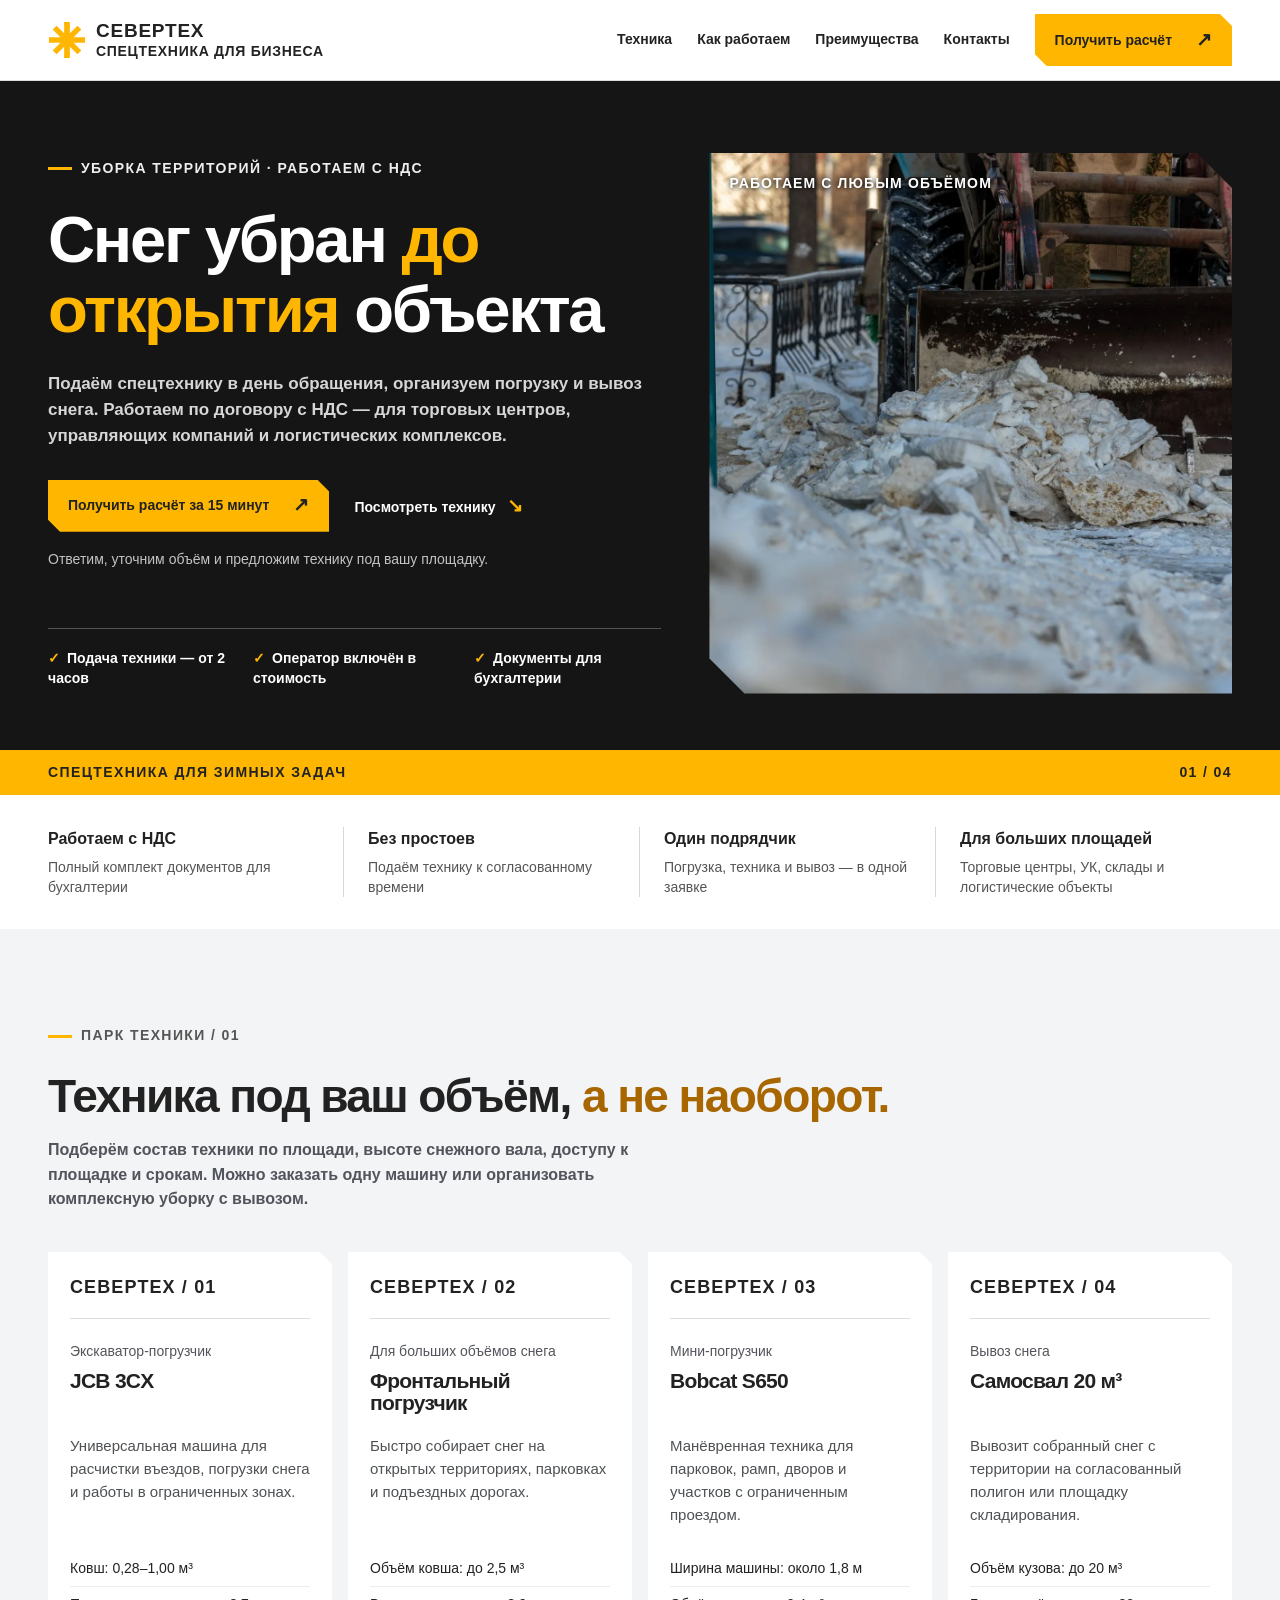
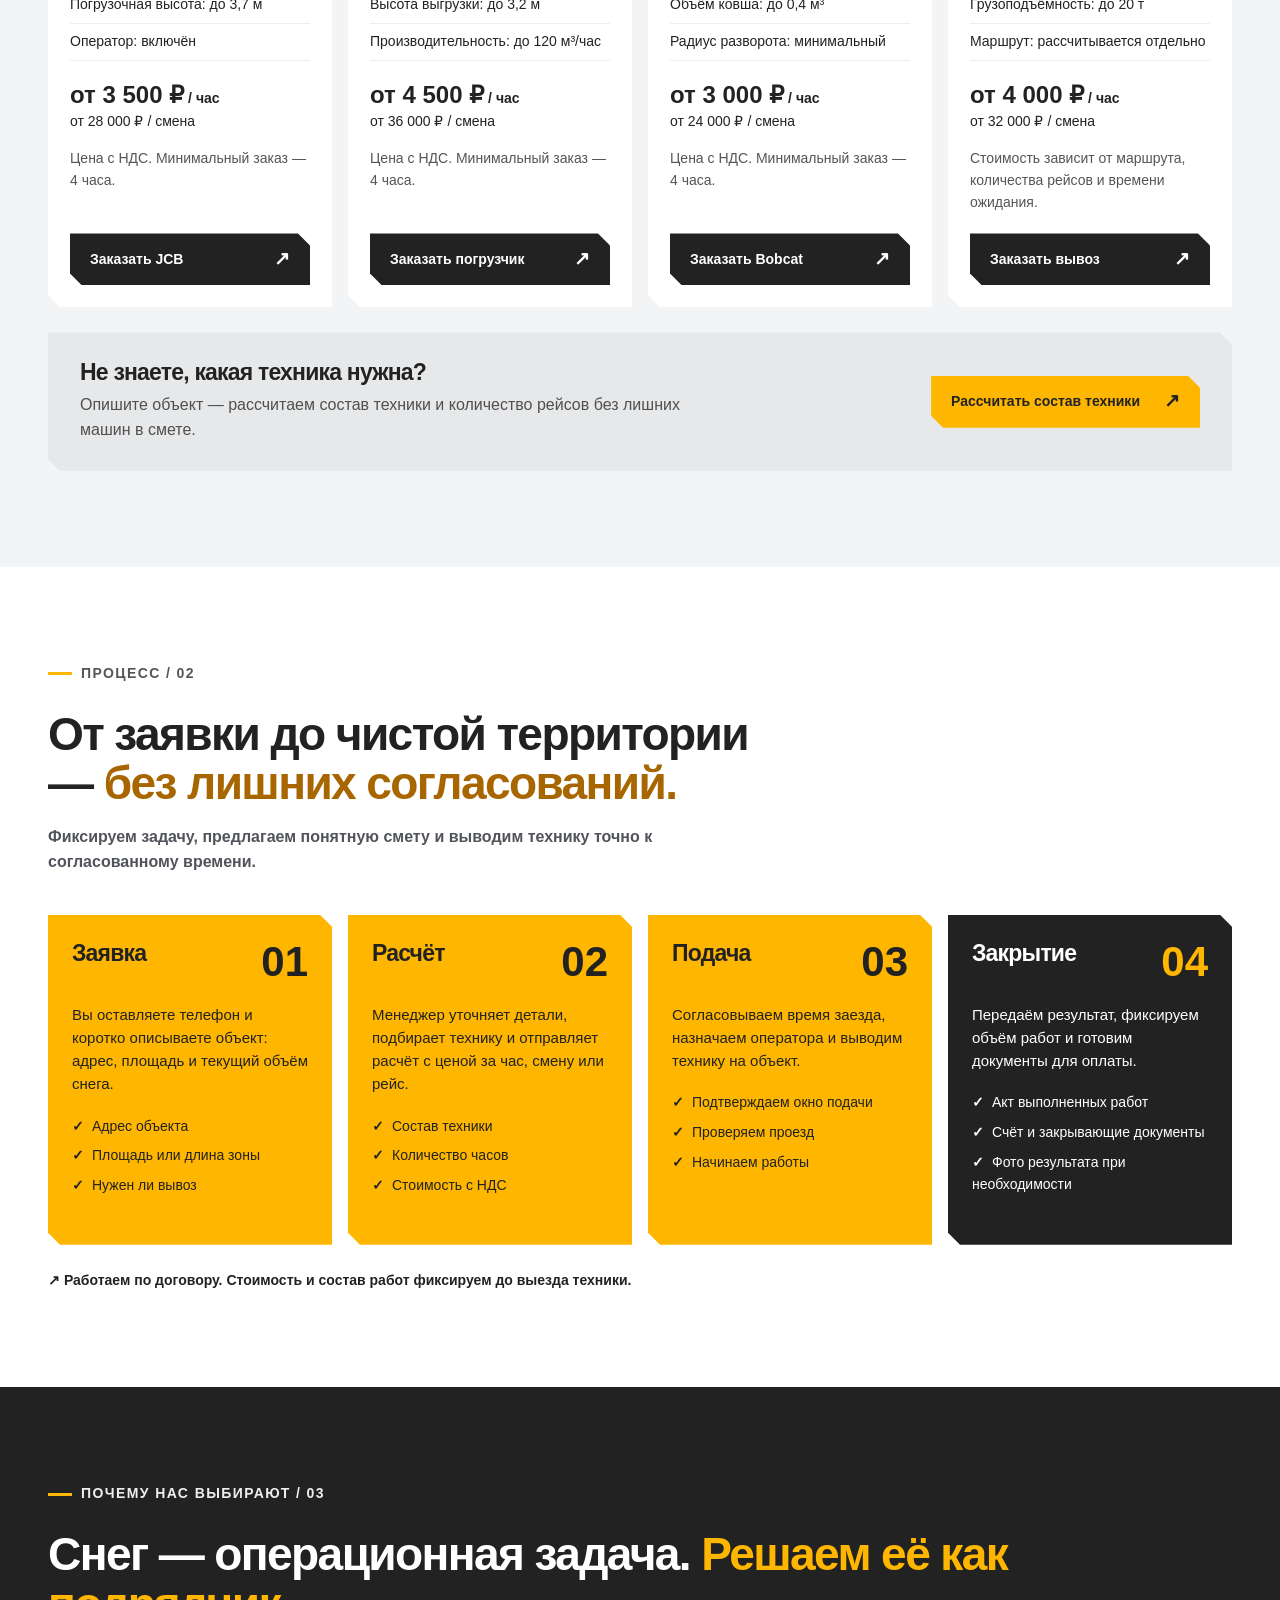
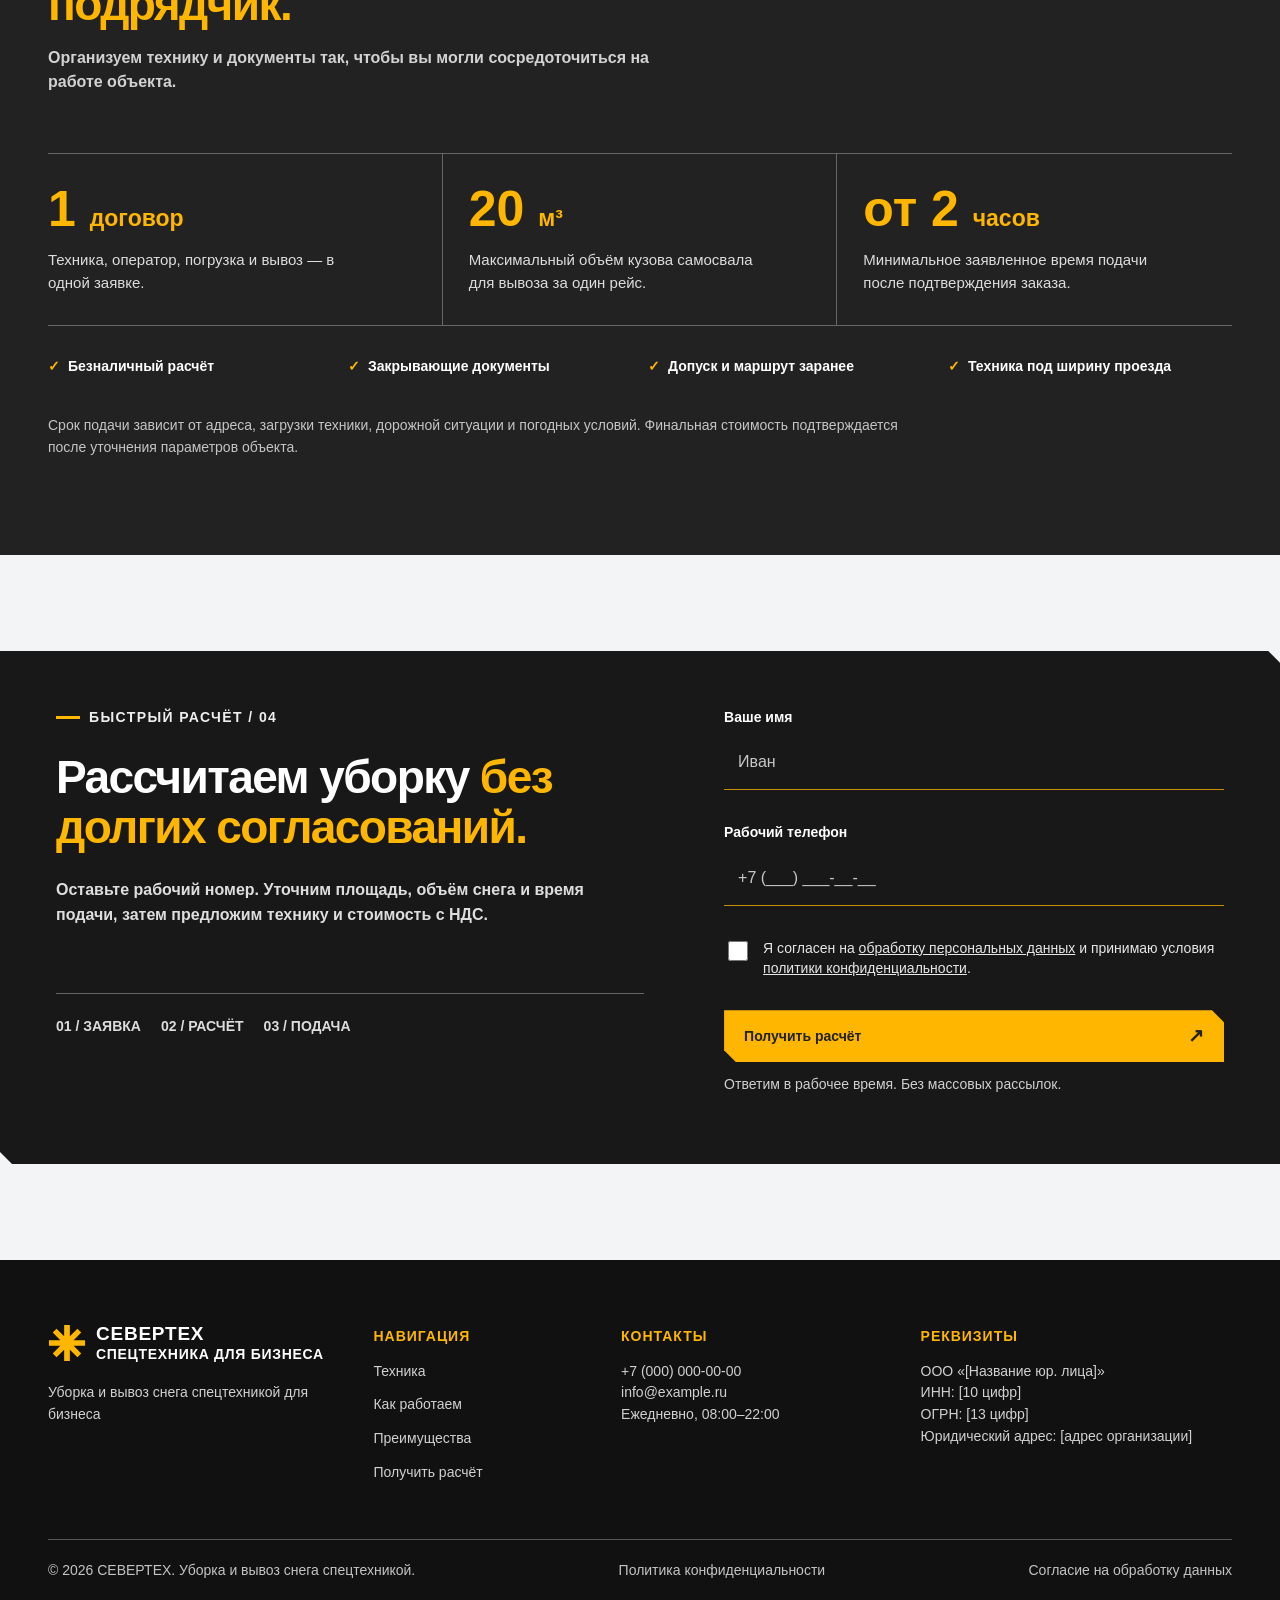
<file: severtech/index.html>
<!doctype html>
<html lang="ru">
<head>
 <meta charset="utf-8">
 <meta name="viewport" content="width=device-width, initial-scale=1">
 <title>Уборка и вывоз снега спецтехникой | Коммерческое предложение</title>
 <meta name="description" content="Подача спецтехники от 2 часов. Работа по договору с НДС для ТЦ и управляющих компаний.">
 <meta property="og:title" content="Уборка и вывоз снега спецтехникой для бизнеса">
 <meta property="og:description" content="Подача спецтехники от 2 часов. Работа с НДС для ТЦ, складов и УК.">
 <meta property="og:type" content="website">
 <link rel="icon" href="favicon.svg" type="image/svg+xml">
 <link rel="stylesheet" href="assets/css/styles.css">
 <script src="assets/js/database.js" defer></script>
 <script src="assets/js/dynamic.js" defer></script>
 <script src="assets/js/config.js" defer></script>
 <script src="assets/js/main.js" defer></script>
 <script src="assets/js/form.js" defer></script>
 <style>
   /* Фикс шрифтов для динамических элементов */
   .price strong .dyn-price-hour,
   .price span .dyn-price-shift,
   .card-top .dyn-name,
   .card-top .equip-number {
     font: inherit !important;
     color: inherit !important;
     display: inline !important;
     margin: 0 !important;
     padding: 0 !important;
   }

   /* Автоматическое растягивание карточек */
   @media (min-width: 1101px) {
     .equipment-grid {
       grid-template-columns: repeat(auto-fit, minmax(240px, 1fr)) !important;
     }
   }

   /* Фикс мобильной верстки */
   html, body {
     overflow-x: hidden !important;
     max-width: 100vw !important;
   }
   .wrap, .hero-grid, .hero-copy, .section-intro {
     max-width: 100% !important;
     box-sizing: border-box !important;
   }
   @media (max-width: 768px) {
     h1 {
       font-size: clamp(28px, 8vw, 40px) !important;
       word-break: break-word !important;
     }
     .hero-copy p, .eyebrow {
       word-break: break-word !important;
       white-space: normal !important;
     }
     .hero-badge {
       padding: 12px 14px !important;
       min-width: 100px !important;
     }
     .hero-badge strong {
       font-size: 1.4rem !important;
     }
   }

   /* Выравнивание буллитов под кнопкой на ПК (мобилку не трогаем) */
   @media (min-width: 769px) {
     .hero-benefits {
       display: flex !important;
       justify-content: space-between !important;
       align-items: flex-start !important;
       width: 100% !important;
       gap: 15px !important;
     }
   }

   /* Перенос описаний под заголовки и полужирное начертание для всех подзаголовков */
   .section-intro,
   .advantages-heading {
     display: flex !important;
     flex-direction: column !important;
     align-items: flex-start !important;
     justify-content: flex-start !important;
     gap: 16px !important;
   }
   .section-intro h2,
   .advantages-heading h2 {
     margin-bottom: 0 !important;
   }
   .section-intro > p,
   .advantages-heading > p {
     margin: 0 !important;
     max-width: 620px !important;
     text-align: left !important;
   }
   .hero-copy .lead,
   .section-intro > p,
   .advantages-heading > p,
   .form-copy > p:not(.eyebrow) {
     font-weight: 600 !important;
   }
 </style>
</head>
<body id="top">
 <a class="skip" href="#main">К содержанию</a>
 
 <header class="header" id="header">
   <div class="wrap header-inner">
     <a class="logo" href="#top" aria-label="Севертех — на главную">
       <svg class="logo-mark" viewBox="0 0 40 40" aria-hidden="true">
         <path fill="currentColor" d="M17 1h6v12l8-8 4 4-8 8h12v6H27l8 8-4 4-8-8v12h-6V27l-8 8-4-4 8-8H1v-6h12L5 9l4-4 8 8z" />
       </svg>
       <span><b class="dyn-name">СЕВЕРТЕХ</b><small>СПЕЦТЕХНИКА ДЛЯ БИЗНЕСА</small></span>
     </a>
     <button class="menu-toggle" aria-label="Открыть меню" aria-expanded="false" aria-controls="nav">
       <span aria-hidden="true"></span>
     </button>
     <div class="menu-overlay" hidden></div>
     <nav id="nav" aria-label="Основная навигация">
       <a href="#catalog">Техника</a>
       <a href="#process">Как работаем</a>
       <a href="#advantages">Преимущества</a>
       <a href="#contacts">Контакты</a>
       <a class="btn btn-primary nav-cta" href="#lead-form" data-event="click_header_cta">Получить расчёт <span>↗&#xFE0E;</span></a>
     </nav>
   </div>
 </header>
 
 <main id="main">
   <section class="hero">
     <div class="wrap hero-grid">
       <div class="hero-copy">
         <p class="eyebrow dyn-nds"><span></span> УБОРКА ТЕРРИТОРИЙ · РАБОТАЕМ С НДС</p>
         <h1>Снег убран <em>до открытия</em> объекта</h1>
         <p class="lead">Подаём спецтехнику в день обращения, организуем погрузку и вывоз снега. Работаем по договору <span class="dyn-nds">с НДС </span>— для торговых центров, управляющих компаний и логистических комплексов.</p>
         <div class="actions">
           <a class="btn btn-primary" href="#lead-form" data-event="click_hero_primary_cta">Получить расчёт за 15 минут <span>↗&#xFE0E;</span></a>
           <a class="text-link" href="#catalog">Посмотреть технику <span>↘&#xFE0E;</span></a>
         </div>
         <p class="micro">Ответим, уточним объём и предложим технику под вашу площадку.</p>
         <div class="hero-benefits">
           <span>Подача техники — от 2 часов</span>
           <span>Оператор включён в стоимость</span>
           <span>Документы для бухгалтерии</span>
         </div>
       </div>
       <div class="hero-visual">
         <img src="assets/img/hero.webp" width="1800" height="1200" alt="Погрузчик расчищает снег на городской территории">
         <div class="photo-label">РАБОТАЕМ С ЛЮБЫМ ОБЪЁМОМ</div>
       </div>
     </div>
     <div class="hero-bottom">
       <div class="wrap">СПЕЦТЕХНИКА ДЛЯ ЗИМНЫХ ЗАДАЧ <span>01 / 04</span></div>
     </div>
   </section>
   
   <section class="trust">
     <div class="wrap trust-grid">
       <div class="dyn-nds">
         <b>Работаем с НДС</b>
         <p>Полный комплект документов для бухгалтерии</p>
       </div>
       <div>
         <b>Без простоев</b>
         <p>Подаём технику к согласованному времени</p>
       </div>
       <div>
         <b>Один подрядчик</b>
         <p>Погрузка, техника и вывоз — в одной заявке</p>
       </div>
       <div>
         <b>Для больших площадей</b>
         <p>Торговые центры, УК, склады и логистические объекты</p>
       </div>
     </div>
   </section>
   
   <section id="catalog" class="section catalog">
     <div class="wrap">
       <div class="section-intro">
         <div>
           <p class="eyebrow dark-eye"><span></span> ПАРК ТЕХНИКИ / 01</p>
           <h2>Техника под ваш объём, <em>а не наоборот.</em></h2>
         </div>
         <p>Подберём состав техники по площади, высоте снежного вала, доступу к площадке и срокам. Можно заказать одну машину или организовать комплексную уборку с вывозом.</p>
       </div>
       <div class="equipment-grid">
         <article class="equipment" id="equip-jcb">
           <div class="card-top"><span><i class="dyn-name">СЕВЕРТЕХ</i> / <i class="equip-number">01</i></span></div>
           <p class="card-type">Экскаватор-погрузчик</p>
           <h3>JCB 3CX</h3>
           <p class="card-desc">Универсальная машина для расчистки въездов, погрузки снега и работы в ограниченных зонах.</p>
           <ul>
             <li>Ковш: 0,28–1,00 м³</li>
             <li>Погрузочная высота: до 3,7 м</li>
             <li>Оператор: включён</li>
           </ul>
           <div class="price">
             <strong>от <i class="dyn-price-hour">3 500</i> ₽<small> / час</small></strong>
             <span>от <i class="dyn-price-shift">28 000</i> ₽ / смена</span>
           </div>
           <p class="card-note"><span class="dyn-nds">Цена с НДС. </span>Минимальный заказ — 4 часа.</p>
           <a class="btn btn-dark" href="#lead-form" data-event="click_equipment_card_cta">Заказать JCB<span aria-hidden="true">↗&#xFE0E;</span></a>
         </article>
         
         <article class="equipment" id="equip-loader">
           <div class="card-top"><span><i class="dyn-name">СЕВЕРТЕХ</i> / <i class="equip-number">02</i></span></div>
           <p class="card-type">Для больших объёмов снега</p>
           <h3>Фронтальный погрузчик</h3>
           <p class="card-desc">Быстро собирает снег на открытых территориях, парковках и подъездных дорогах.</p>
           <ul>
             <li>Объём ковша: до 2,5 м³</li>
             <li>Высота выгрузки: до 3,2 м</li>
             <li>Производительность: до 120 м³/час</li>
           </ul>
           <div class="price">
             <strong>от <i class="dyn-price-hour">4 500</i> ₽<small> / час</small></strong>
             <span>от <i class="dyn-price-shift">36 000</i> ₽ / смена</span>
           </div>
           <p class="card-note"><span class="dyn-nds">Цена с НДС. </span>Минимальный заказ — 4 часа.</p>
           <a class="btn btn-dark" href="#lead-form" data-event="click_equipment_card_cta">Заказать погрузчик<span aria-hidden="true">↗&#xFE0E;</span></a>
         </article>
         
         <article class="equipment" id="equip-bobcat">
           <div class="card-top"><span><i class="dyn-name">СЕВЕРТЕХ</i> / <i class="equip-number">03</i></span></div>
           <p class="card-type">Мини-погрузчик</p>
           <h3>Bobcat S650</h3>
           <p class="card-desc">Манёвренная техника для парковок, рамп, дворов и участков с ограниченным проездом.</p>
           <ul>
             <li>Ширина машины: около 1,8 м</li>
             <li>Объём ковша: до 0,4 м³</li>
             <li>Радиус разворота: минимальный</li>
           </ul>
           <div class="price">
             <strong>от <i class="dyn-price-hour">3 000</i> ₽<small> / час</small></strong>
             <span>от <i class="dyn-price-shift">24 000</i> ₽ / смена</span>
           </div>
           <p class="card-note"><span class="dyn-nds">Цена с НДС. </span>Минимальный заказ — 4 часа.</p>
           <a class="btn btn-dark" href="#lead-form" data-event="click_equipment_card_cta">Заказать Bobcat<span aria-hidden="true">↗&#xFE0E;</span></a>
         </article>
         
         <article class="equipment" id="equip-dump">
           <div class="card-top"><span><i class="dyn-name">СЕВЕРТЕХ</i> / <i class="equip-number">04</i></span></div>
           <p class="card-type">Вывоз снега</p>
           <h3>Самосвал 20 м³</h3>
           <p class="card-desc">Вывозит собранный снег с территории на согласованный полигон или площадку складирования.</p>
           <ul>
             <li>Объём кузова: до 20 м³</li>
             <li>Грузоподъёмность: до 20 т</li>
             <li>Маршрут: рассчитывается отдельно</li>
           </ul>
           <div class="price">
             <strong>от <i class="dyn-price-hour">4 000</i> ₽<small> / час</small></strong>
             <span>от <i class="dyn-price-shift">32 000</i> ₽ / смена</span>
           </div>
           <p class="card-note">Стоимость зависит от маршрута, количества рейсов и времени ожидания.</p>
           <a class="btn btn-dark" href="#lead-form" data-event="click_equipment_card_cta">Заказать вывоз<span aria-hidden="true">↗&#xFE0E;</span></a>
         </article>
       </div>
       <div class="catalog-bottom">
         <div>
           <h3>Не знаете, какая техника нужна?</h3>
           <p>Опишите объект — рассчитаем состав техники и количество рейсов без лишних машин в смете.</p>
         </div>
         <a class="btn btn-primary" href="#lead-form" data-event="click_catalog_cta">Рассчитать состав техники <span>↗&#xFE0E;</span></a>
       </div>
     </div>
   </section>
   
   <section id="process" class="section process">
     <div class="wrap">
       <div class="section-intro">
         <div>
           <p class="eyebrow dark-eye"><span></span> ПРОЦЕСС / 02</p>
           <h2>От заявки до чистой территории — <em>без лишних согласований.</em></h2>
         </div>
         <p>Фиксируем задачу, предлагаем понятную смету и выводим технику точно к согласованному времени.</p>
       </div>
       <div class="steps">
         <article class="step">
           <div class="step-head">
             <h3>Заявка</h3>
             <span>01</span>
           </div>
           <p>Вы оставляете телефон и коротко описываете объект: адрес, площадь и текущий объём снега.</p>
           <ul>
             <li>Адрес объекта</li>
             <li>Площадь или длина зоны</li>
             <li>Нужен ли вывоз</li>
           </ul>
         </article>
         <article class="step">
           <div class="step-head">
             <h3>Расчёт</h3>
             <span>02</span>
           </div>
           <p>Менеджер уточняет детали, подбирает технику и отправляет расчёт с ценой за час, смену или рейс.</p>
           <ul>
             <li>Состав техники</li>
             <li>Количество часов</li>
             <li class="dyn-nds">Стоимость с НДС</li>
           </ul>
         </article>
         <article class="step">
           <div class="step-head">
             <h3>Подача</h3>
             <span>03</span>
           </div>
           <p>Согласовываем время заезда, назначаем оператора и выводим технику на объект.</p>
           <ul>
             <li>Подтверждаем окно подачи</li>
             <li>Проверяем проезд</li>
             <li>Начинаем работы</li>
           </ul>
         </article>
         <article class="step">
           <div class="step-head">
             <h3>Закрытие</h3>
             <span>04</span>
           </div>
           <p>Передаём результат, фиксируем объём работ и готовим документы для оплаты.</p>
           <ul>
             <li>Акт выполненных работ</li>
             <li>Счёт и закрывающие документы</li>
             <li>Фото результата при необходимости</li>
           </ul>
         </article>
       </div>
       <p class="process-note">↗&#xFE0E;   Работаем по договору. Стоимость и состав работ фиксируем до выезда техники.</p>
     </div>
   </section>
   
   <section id="advantages" class="section advantages">
     <div class="wrap">
       <p class="eyebrow"><span></span> ПОЧЕМУ НАС ВЫБИРАЮТ / 03</p>
       <div class="advantages-heading">
         <h2>Снег — операционная задача. <em>Решаем её как подрядчик.</em></h2>
         <p>Организуем технику и документы так, чтобы вы могли сосредоточиться на работе объекта.</p>
       </div>
       <div class="stats">
         <div>
           <strong>1 <small>договор</small></strong>
           <p>Техника, оператор, погрузка и вывоз — в одной заявке.</p>
         </div>
         <div>
           <strong>20 <small>м³</small></strong>
           <p>Максимальный объём кузова самосвала для вывоза за один рейс.</p>
         </div>
         <div>
           <strong>от 2 <small>часов</small></strong>
           <p>Минимальное заявленное время подачи после подтверждения заказа.</p>
         </div>
       </div>
       <div class="adv-list">
         <span>Безналичный расчёт</span>
         <span class="dyn-nds">Закрывающие документы</span>
         <span>Допуск и маршрут заранее</span>
         <span>Техника под ширину проезда</span>
       </div>
       <p class="disclaimer">Срок подачи зависит от адреса, загрузки техники, дорожной ситуации и погодных условий. Финальная стоимость подтверждается после уточнения параметров объекта.</p>
     </div>
   </section>
   
   <section id="lead-form" class="section lead-section">
     <style>
       #lead-form .form-box input.bg-transparent {
         background: transparent;
         border: 0;
         border-bottom: 1px solid #c98d00;
         border-radius: 0;
         color: #fff;
       }
       #lead-form .form-box input.bg-transparent::placeholder {
         color: #c7c7c7;
         opacity: 1;
       }
       #lead-form .form-box input.bg-transparent:focus {
         outline: none;
         border-bottom-color: #feb600;
         box-shadow: 0 2px 0 #feb600;
       }
       #lead-form .form-box input.bg-transparent:-webkit-autofill {
         -webkit-background-clip: text;
         -webkit-text-fill-color: #fff;
       }
     </style>

     <div class="wrap form-panel">
       <div class="form-copy">
         <p class="eyebrow"><span></span> БЫСТРЫЙ РАСЧЁТ / 04</p>
         <h2>Рассчитаем уборку <em>без долгих согласований.</em></h2>
         <p>Оставьте рабочий номер. Уточним площадь, объём снега и время подачи, затем предложим технику и стоимость <span class="dyn-nds">с НДС</span>.</p>
         <div class="form-benefit">
           <span>01 / ЗАЯВКА</span>
           <span>02 / РАСЧЁТ</span>
           <span>03 / ПОДАЧА</span>
         </div>
       </div>

       <div class="form-box">
         <form id="form" novalidate>
           <label for="name">Ваше имя</label>
           <input id="name" name="name" class="bg-transparent" placeholder="Иван" autocomplete="name" required>
           <p class="error" id="name-error" aria-live="polite"></p>
           
           <label for="phone">Рабочий телефон</label>
           <input id="phone" name="phone" class="bg-transparent" type="tel" inputmode="tel" placeholder="+7 (___) ___-__-__" autocomplete="tel" aria-describedby="phone-error" required>
           <p class="error" id="phone-error" aria-live="polite"></p>
           
           <label class="consent">
             <input type="checkbox" name="consent" required>
             <span>Я согласен на <a href="legal/personal-data-consent.html">обработку персональных данных</a> и принимаю условия <a href="legal/privacy-policy.html">политики конфиденциальности</a>.</span>
           </label>
           <p class="error" id="consent-error" aria-live="polite"></p>
           
           <button class="btn btn-primary form-submit" type="submit">Получить расчёт <span>↗&#xFE0E;</span></button>
           <p class="form-micro">Ответим в рабочее время. Без массовых рассылок.</p>
           <div class="form-message" role="status" aria-live="polite"></div>
         </form>

         <div id="success" hidden tabindex="-1">
           <p class="eyebrow"><span></span> ГОТОВО</p>
           <h3>Заявка принята</h3>
           <p>Спасибо. Мы уточним параметры объекта и свяжемся с вами для расчёта.</p>
           <button class="btn btn-primary" id="reset-form">Вернуться к странице ↗&#xFE0E;</button>
         </div>
       </div>
     </div>
   </section>
 </main>
 
 <footer id="contacts">
   <div class="wrap">
     <div class="footer-grid">
       <div>
         <a class="logo" href="#top">
           <svg class="logo-mark" viewBox="0 0 40 40" aria-hidden="true">
             <path fill="currentColor" d="M17 1h6v12l8-8 4 4-8 8h12v6H27l8 8-4 4-8-8v12h-6V27l-8 8-4-4 8-8H1v-6h12L5 9l4-4 8 8z" />
           </svg>
           <span><b class="dyn-name">СЕВЕРТЕХ</b><small>СПЕЦТЕХНИКА ДЛЯ БИЗНЕСА</small></span>
         </a>
         <p>Уборка и вывоз снега спецтехникой для бизнеса</p>
       </div>
       <div>
         <b>НАВИГАЦИЯ</b>
         <a href="#catalog">Техника</a>
         <a href="#process">Как работаем</a>
         <a href="#advantages">Преимущества</a>
         <a href="#lead-form">Получить расчёт</a>
       </div>
       <div>
         <b>КОНТАКТЫ</b>
         <p><span class="dyn-phone">+7 (000) 000-00-00</span><br>info@example.ru<br>Ежедневно, 08:00–22:00</p>
       </div>
       <div>
         <b>РЕКВИЗИТЫ</b>
         <p>ООО «[Название юр. лица]»<br>ИНН: [10 цифр]<br>ОГРН: [13 цифр]<br>Юридический адрес: [адрес организации]</p>
       </div>
     </div>
     <div class="footer-bottom">
       <span>© 2026 <span class="dyn-name">СЕВЕРТЕХ</span>. Уборка и вывоз снега спецтехникой.</span>
       <a href="legal/privacy-policy.html">Политика конфиденциальности</a>
       <a href="legal/personal-data-consent.html">Согласие на обработку данных</a>
     </div>
   </div>
 </footer>
</body>
</html>
</file>
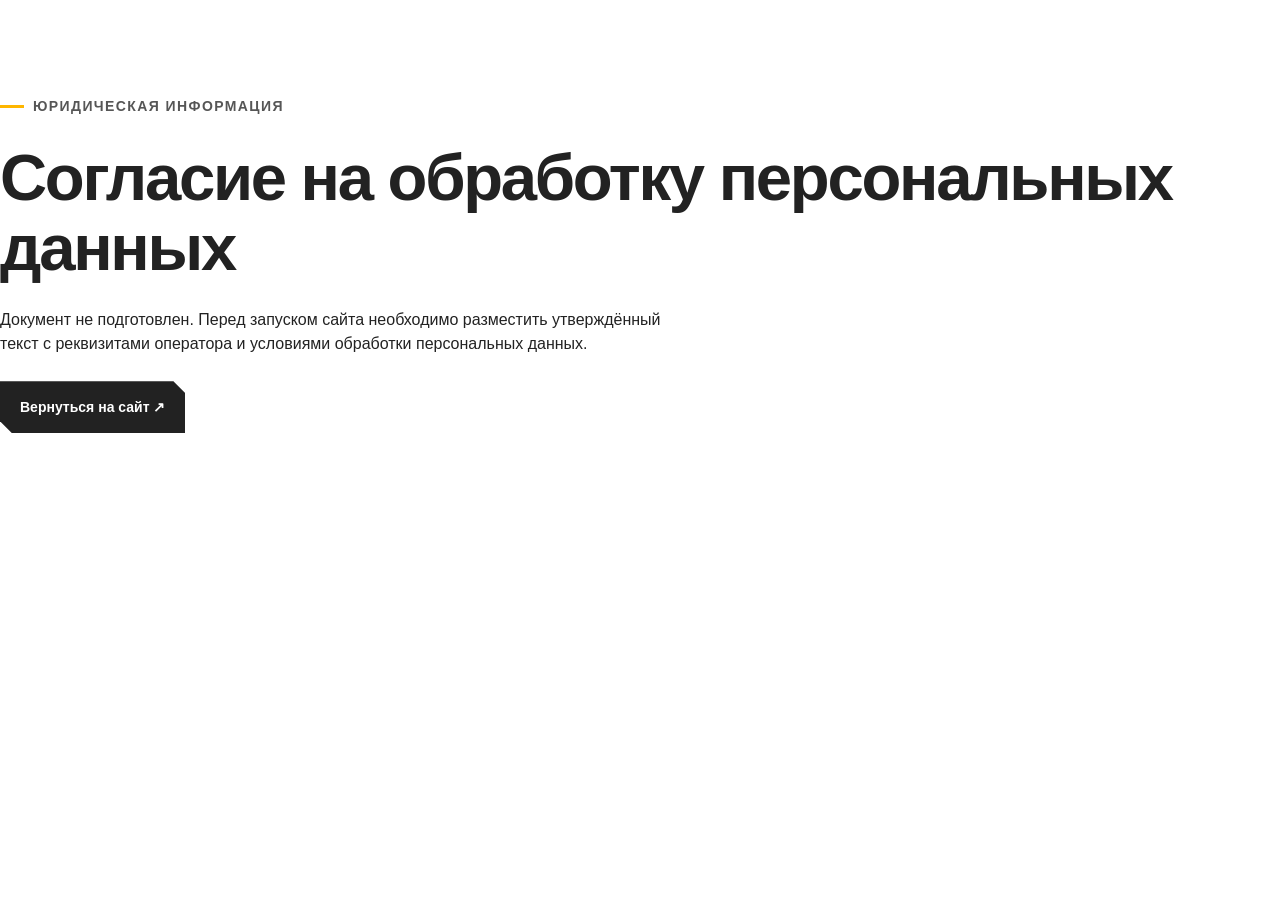
<file: severtech/legal/personal-data-consent.html>
<!doctype html><html lang="ru"><head><meta charset="utf-8"><meta name="viewport" content="width=device-width, initial-scale=1"><title>Согласие на обработку персональных данных — СЕВЕРТЕХ</title><link rel="stylesheet" href="../assets/css/styles.css"></head><body><main class="wrap section"><p class="eyebrow dark-eye"><span></span> ЮРИДИЧЕСКАЯ ИНФОРМАЦИЯ</p><h1>Согласие на обработку персональных данных</h1><p style="max-width:680px;margin:24px 0">Документ не подготовлен. Перед запуском сайта необходимо разместить утверждённый текст с реквизитами оператора и условиями обработки персональных данных.</p><a class="btn btn-dark" href="../index.html">Вернуться на сайт ↗</a></main></body></html>
</file>
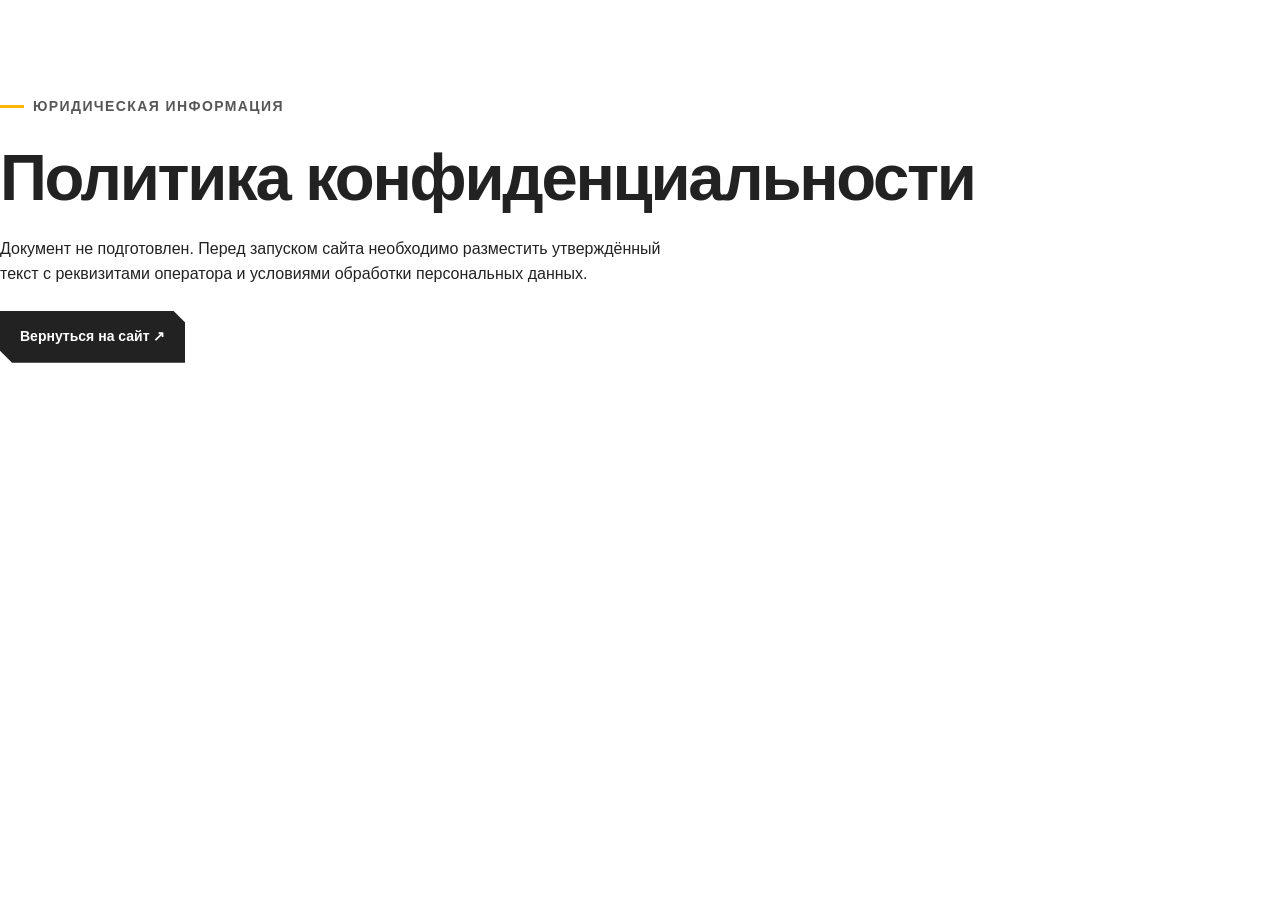
<file: severtech/legal/privacy-policy.html>
<!doctype html><html lang="ru"><head><meta charset="utf-8"><meta name="viewport" content="width=device-width, initial-scale=1"><title>Политика конфиденциальности — СЕВЕРТЕХ</title><link rel="stylesheet" href="../assets/css/styles.css"></head><body><main class="wrap section"><p class="eyebrow dark-eye"><span></span> ЮРИДИЧЕСКАЯ ИНФОРМАЦИЯ</p><h1>Политика конфиденциальности</h1><p style="max-width:680px;margin:24px 0">Документ не подготовлен. Перед запуском сайта необходимо разместить утверждённый текст с реквизитами оператора и условиями обработки персональных данных.</p><a class="btn btn-dark" href="../index.html">Вернуться на сайт ↗</a></main></body></html>
</file>
<file: severtech/assets/css/styles.css>
:root{--dark:#222;--black:#151515;--orange:#feb600;--muted:#575b60;--line:#d9d9d6;--light:#f3f4f6;--clip:polygon(0 0,calc(100% - 12px) 0,100% 12px,100% 100%,12px 100%,0 calc(100% - 12px))}*{box-sizing:border-box}html{scroll-behavior:smooth}body{margin:0;color:var(--dark);font:16px/1.55 Inter,Arial,sans-serif}body.menu-open{overflow:hidden}h1,h2,h3,p{margin:0}h1,h2,h3{line-height:1.08;letter-spacing:-.035em}h1{font-size:clamp(42px,5.1vw,70px);font-weight:800}h2{font-size:clamp(32px,3.6vw,48px);font-weight:800}h3{font-size:23px}em{font-style:normal;color:var(--orange)}a{color:inherit;text-decoration:none}a:hover{text-decoration:underline}button,input{font:inherit}button{cursor:pointer}img{display:block;max-width:100%}.wrap{max-width:1296px;margin:auto;padding:0 48px}.skip{position:fixed;z-index:999;top:-80px;left:16px;background:white;color:#111;padding:12px}.skip:focus{top:8px}:focus-visible{outline:3px solid #fff;outline-offset:4px;box-shadow:0 0 0 6px #222}section[id],footer[id]{scroll-margin-top:96px}.header{position:sticky;top:0;z-index:30;background:#fff;border-bottom:1px solid #ddd}.header-inner{height:80px;display:flex;align-items:center;gap:32px;justify-content:space-between}.logo{display:inline-flex;align-items:center;gap:10px;line-height:1.1}.logo:hover{text-decoration:none}.logo-mark{width:38px;height:38px;flex:none;color:var(--orange)}.logo b{display:block;font-size:19px;letter-spacing:.04em}.logo small{font-size:14px;font-weight:700;letter-spacing:.05em}.header nav{display:flex;gap:25px;align-items:center;font-weight:700;font-size:14px}.btn{display:inline-flex;align-items:center;justify-content:space-between;gap:24px;min-height:52px;padding:14px 20px;font-size:14px;line-height:1.2;font-weight:800;border:0;clip-path:var(--clip);transition:transform .18s,background .18s;text-decoration:none}.btn:hover{transform:translateY(-2px);text-decoration:none}.btn span{font-size:19px}.btn-primary{background:var(--orange);color:#222}.btn-primary:hover{background:#e5a500}.btn-dark{background:#222;color:white}.btn-dark:hover{background:#feb600;color:#222}.menu-toggle,.menu-overlay{display:none}.hero{background:var(--black);color:#fff}.hero-grid{display:grid;grid-template-columns:1.08fr .92fr;gap:48px;padding-top:72px;padding-bottom:56px}.hero-copy{padding:5px 0}.eyebrow{font-size:14px;font-weight:800;letter-spacing:.1em;color:#eee;display:flex;align-items:center;gap:9px;margin-bottom:25px}.eyebrow span{display:inline-block;width:24px;height:3px;background:var(--orange)}.hero h1{max-width:690px}.lead{font-size:17px;color:#d6d6d6;max-width:595px;margin:25px 0 30px}.actions{display:flex;align-items:center;gap:25px}.text-link{font-weight:700;font-size:14px}.text-link span{color:var(--orange);font-size:19px;margin-left:8px}.micro{margin-top:17px;color:#c3c3c3;font-size:14px}.hero-benefits{display:grid;grid-template-columns:repeat(3,1fr);gap:18px;border-top:1px solid #555;margin-top:58px;padding-top:20px}.hero-benefits span{font-size:14px;font-weight:700;line-height:1.4}.hero-benefits span:before{content:'✓';color:var(--orange);margin-right:7px}.hero-visual{position:relative;min-height:480px;align-self:stretch;clip-path:polygon(0 0,calc(100% - 35px) 0,100% 35px,100% 100%,35px 100%,0 calc(100% - 35px))}.hero-visual img{width:100%;height:100%;object-fit:cover;position:absolute;inset:0}.photo-label{position:absolute;top:20px;left:20px;right:20px;color:white;font-size:14px;font-weight:800;letter-spacing:.08em;text-shadow:0 1px 5px #000;display:flex;justify-content:space-between}.hero-badge{position:absolute;bottom:0;right:0;background:var(--orange);color:#222;padding:22px 31px 30px;min-width:175px}.hero-badge strong{display:block;font-size:38px;line-height:1}.hero-badge span{display:block;font-size:14px;line-height:1.3;margin-top:10px;font-weight:700}.hero-bottom{background:#feb600;color:#222;font-size:14px;font-weight:800;letter-spacing:.1em;padding:12px 0}.hero-bottom .wrap{display:flex;justify-content:space-between}.trust{background:#fff}.trust-grid{display:grid;grid-template-columns:repeat(4,1fr);padding-top:32px;padding-bottom:32px}.trust-grid>div{padding:0 24px;border-right:1px solid var(--line)}.trust-grid>div:first-child{padding-left:0}.trust-grid>div:last-child{border:0}.trust-grid b{font-size:16px}.trust-grid p{font-size:14px;color:#555;margin-top:6px;line-height:1.4}.section{padding:96px 0}.catalog{background:var(--light)}.section-intro{display:grid;grid-template-columns:1.25fr .75fr;gap:70px;align-items:end;margin-bottom:40px}.dark-eye{color:#565656}.section-intro h2 em{color:#a76600}.section-intro>p{color:#51545a;max-width:500px}.equipment-grid{display:grid;grid-template-columns:repeat(4,minmax(0,1fr));gap:16px}.equipment{background:#fff;clip-path:var(--clip);padding:22px;display:flex;flex-direction:column;min-width:0}.card-top{display:flex;justify-content:space-between;border-bottom:1px solid #ddd;padding-bottom:16px;color:#666;font-size:14px;font-weight:800;letter-spacing:.08em}.card-top span:last-child{color:#222;font-size:18px}.card-type{font-size:14px;color:#52555a;margin:22px 0 7px}.equipment h3{font-size:21px;min-height:47px}.card-desc{font-size:15px;margin:17px 0;color:#4e5154;min-height:100px}.equipment ul,.step ul{list-style:none;padding:0;margin:0}.equipment li{font-size:14px;padding:7px 0;border-bottom:1px solid #eee}.price{margin-top:22px;display:flex;flex-direction:column;gap:4px}.price strong{font-size:24px;line-height:1}.price small{font-size:14px}.price span{font-size:14px}.card-note{font-size:14px;color:#555;margin:16px 0 20px;min-height:65px}.equipment .btn{margin-top:auto}.catalog-bottom{background:#e7e8e9;margin-top:25px;padding:28px 32px;display:flex;align-items:center;justify-content:space-between;gap:30px;clip-path:var(--clip)}.catalog-bottom p{margin-top:8px;color:#505050;max-width:650px}.process .section-intro h2{max-width:700px}.steps{display:grid;grid-template-columns:repeat(4,1fr);gap:16px}.step{background:var(--orange);clip-path:var(--clip);padding:26px 24px 30px;min-height:330px}.step:nth-child(4){background:#222;color:white}.step-head{display:flex;align-items:start;justify-content:space-between;gap:10px}.step-head span{font-size:42px;line-height:1;font-weight:800}.step:nth-child(4) .step-head span{color:var(--orange)}.step p{margin:20px 0;font-size:15px}.step li{font-size:14px;margin:8px 0}.step li:before{content:'✓';font-weight:800;margin-right:8px}.process-note{margin-top:25px;font-size:14px;font-weight:700}.advantages{background:#222;color:#fff}.advantages-heading{display:grid;grid-template-columns:1.2fr .6fr;gap:80px;align-items:end}.advantages-heading p{color:#d2d2d2}.stats{display:grid;grid-template-columns:repeat(3,1fr);margin-top:58px;border-top:1px solid #666;border-bottom:1px solid #666}.stats>div{padding:30px 26px;border-right:1px solid #666}.stats>div:first-child{padding-left:0}.stats>div:last-child{border:0}.stats strong{font-size:50px;line-height:1;font-weight:800;color:#feb600}.stats small{font-size:23px}.stats p{margin-top:14px;color:#ddd;max-width:290px;font-size:15px}.adv-list{display:grid;grid-template-columns:repeat(4,1fr);gap:16px;margin-top:30px;font-weight:700;font-size:14px}.adv-list span:before{content:'✓';color:var(--orange);margin-right:8px}.disclaimer{font-size:14px;color:#c5c5c5;margin-top:38px;max-width:850px}.lead-section{background:#f3f4f6}.form-panel{background:#181818;color:#fff;display:grid;grid-template-columns:1fr .85fr;gap:80px;padding:56px;clip-path:var(--clip)}.form-copy h2{max-width:600px}.form-copy>p:not(.eyebrow){margin-top:25px;color:#dedede;max-width:530px}.form-benefit{border-top:1px solid #666;display:flex;flex-wrap:wrap;gap:20px;padding-top:22px;margin-top:65px;font-size:14px;font-weight:800;color:#ddd}.form-box label:not(.consent){display:block;font-size:14px;font-weight:700;margin:0 0 8px}.form-box input:not([type=checkbox]){display:block;width:100%;border:1px solid #aaa;background:#fff;color:#222;padding:14px;min-height:52px}.form-box input::placeholder{color:#626262}.error{color:#ffb5a8;font-size:14px;min-height:21px;margin:3px 0 8px}.consent{display:flex;gap:12px;font-size:14px;line-height:1.45;color:#e7e7e7}.consent input{width:20px;height:20px;flex:none;accent-color:#feb600}.consent a{text-decoration:underline}.form-submit{width:100%}.form-submit:disabled{opacity:.65;cursor:wait}.form-micro{font-size:14px;color:#d0d0d0;margin-top:12px}.form-message{font-size:14px;color:#ffd1c8;margin-top:12px}#success h3{font-size:32px;margin-bottom:14px}#success p:not(.eyebrow){margin-bottom:25px}footer{background:#111;color:#eee;padding:64px 0 25px}.footer-grid{display:grid;grid-template-columns:1.1fr .8fr 1fr 1.2fr;gap:40px}.footer-grid>div>b{font-size:14px;letter-spacing:.07em;color:#feb600}.footer-grid p,.footer-grid a:not(.logo){display:block;font-size:14px;color:#d1d1d1;margin-top:12px}.footer-grid .logo{color:#fff}.footer-bottom{border-top:1px solid #555;display:flex;gap:25px;justify-content:space-between;margin-top:55px;padding-top:20px;color:#c4c4c4;font-size:14px}@media(max-width:1100px){.wrap{padding-left:32px;padding-right:32px}.header nav{gap:16px}.hero-grid{gap:25px}.equipment-grid,.steps{grid-template-columns:repeat(2,1fr)}.card-desc,.equipment h3,.card-note{min-height:0}.card-note{flex:1}.step{min-height:260px}}@media(max-width:1000px){.header-inner{height:68px}.menu-toggle{display:block;margin-left:auto;border:1px solid #222;background:#fff;min-width:44px;min-height:44px;font-size:22px}.menu-overlay:not([hidden]){display:block;position:fixed;inset:68px 0 0;background:#0009;z-index:1}.header nav{position:fixed;z-index:2;top:68px;right:0;background:#fff;width:min(100%,360px);padding:24px 24px 32px;display:none;align-items:stretch;flex-direction:column;gap:0;max-height:calc(100vh - 68px);overflow:auto}.header nav.open{display:flex}.header nav>a:not(.btn){padding:13px 0;border-bottom:1px solid #ddd}.nav-cta{margin-top:24px}.hero-grid{grid-template-columns:1fr;padding-top:48px}.hero-visual{min-height:400px}.hero-benefits{margin-top:36px}.trust-grid{grid-template-columns:repeat(2,1fr);gap:24px}.trust-grid>div,.trust-grid>div:first-child{padding:0;border:0}.section-intro,.advantages-heading{grid-template-columns:1fr;gap:20px}.section{padding:72px 0}.form-panel{grid-template-columns:1fr;gap:35px}.form-benefit{margin-top:30px}.footer-grid{grid-template-columns:repeat(2,1fr)}}@media(max-width:520px){.wrap{padding-left:16px;padding-right:16px}.hero-grid{padding-top:40px}.hero h1{font-size:42px}.lead{font-size:16px}.actions{display:flex;align-items:stretch;flex-direction:column;gap:18px}.actions .text-link{padding:8px 0}.hero-benefits{grid-template-columns:1fr;gap:12px}.hero-visual{min-height:300px}.trust-grid{grid-template-columns:1fr;gap:18px}.section{padding:64px 0}.equipment-grid,.steps,.stats,.adv-list{grid-template-columns:1fr}.catalog-bottom{align-items:stretch;flex-direction:column;padding:24px}.step{min-height:0}.stats>div,.stats>div:first-child{padding:24px 0;border-right:0;border-bottom:1px solid #666}.stats>div:last-child{border:0}.form-panel{padding:32px 22px}.footer-grid{grid-template-columns:1fr;gap:28px}.footer-bottom{flex-direction:column;gap:12px}.hero-bottom .wrap{gap:10px;font-size:14px}.btn{width:100%}}@media(prefers-reduced-motion:reduce){html{scroll-behavior:auto}*,*:before,*:after{transition:none!important;animation:none!important}.btn:hover{transform:none}}

.menu-toggle span,.menu-toggle span:before,.menu-toggle span:after{display:block;width:20px;height:2px;background:#222;position:relative;margin:auto}.menu-toggle span:before,.menu-toggle span:after{content:"";position:absolute;left:0}.menu-toggle span:before{top:-6px}.menu-toggle span:after{top:6px}

.btn:focus-visible{outline:none;box-shadow:inset 0 0 0 3px #fff,inset 0 0 0 6px #222}
</file>
